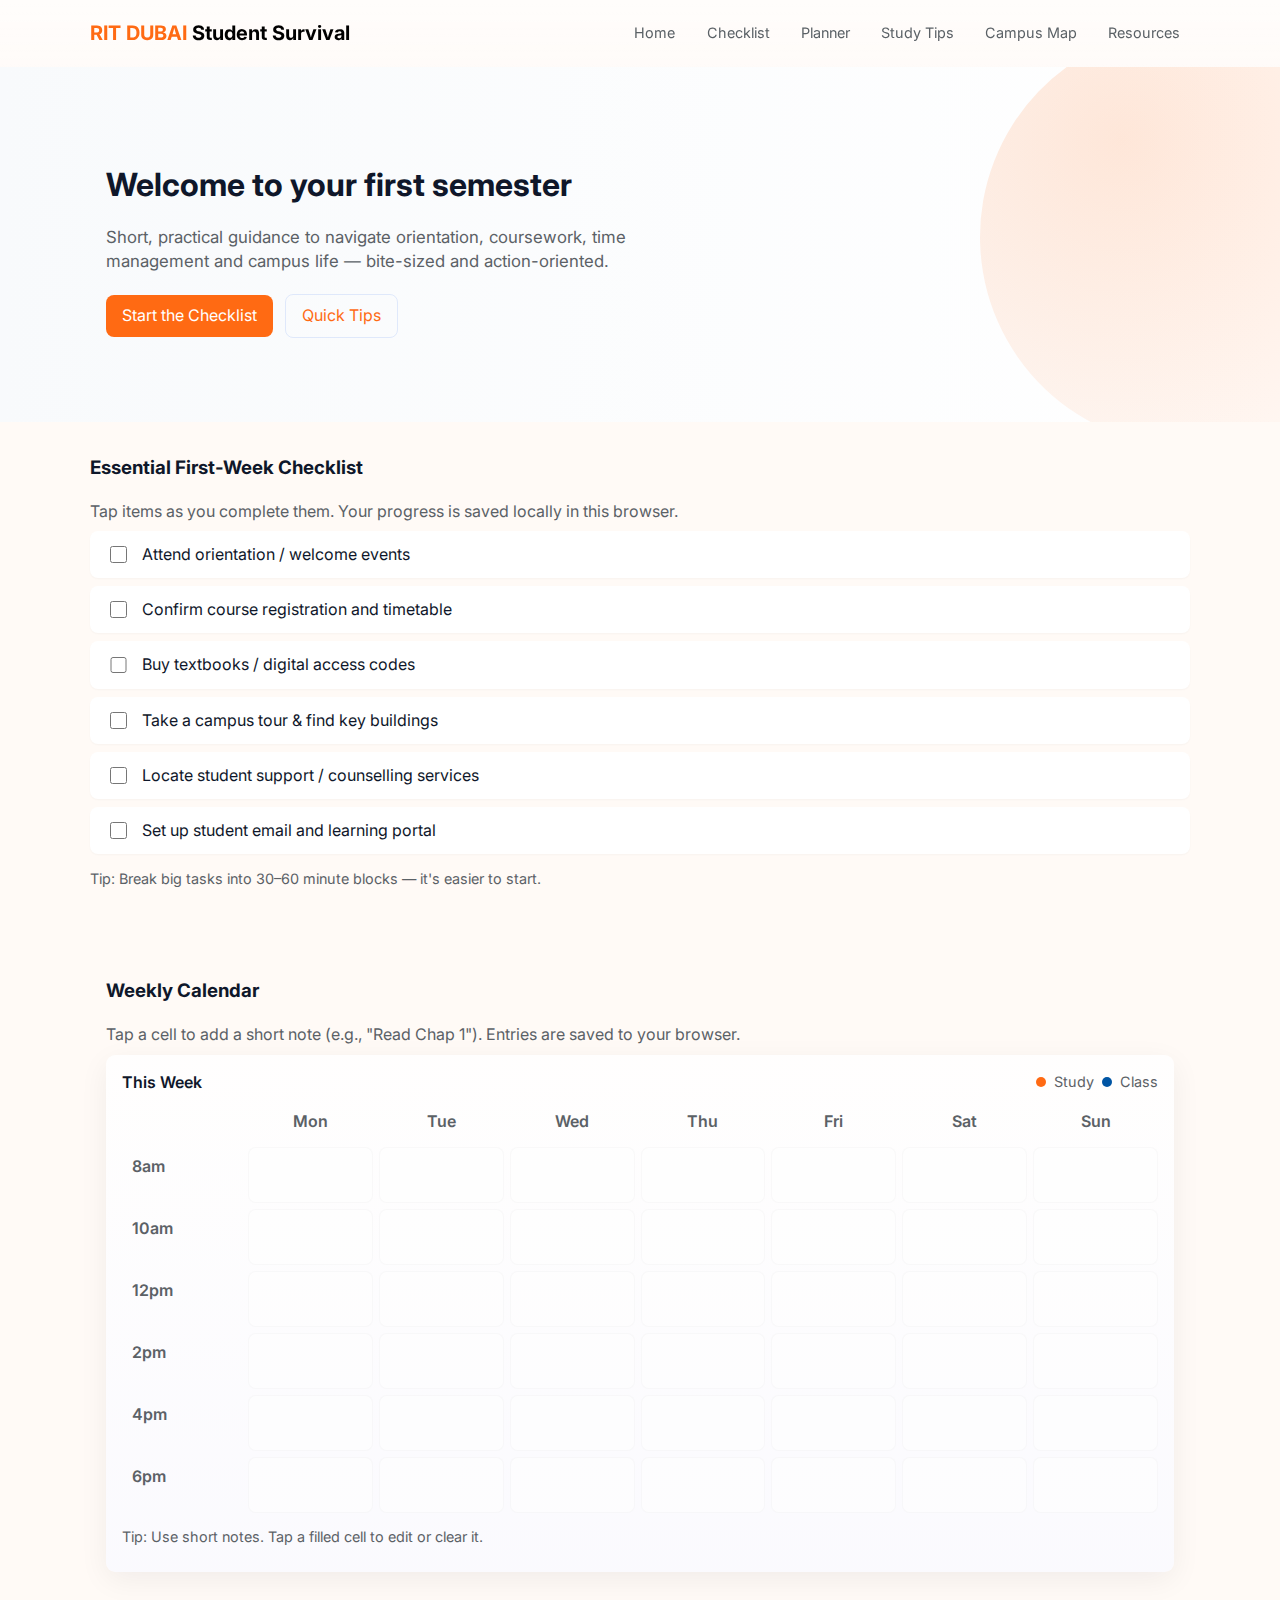
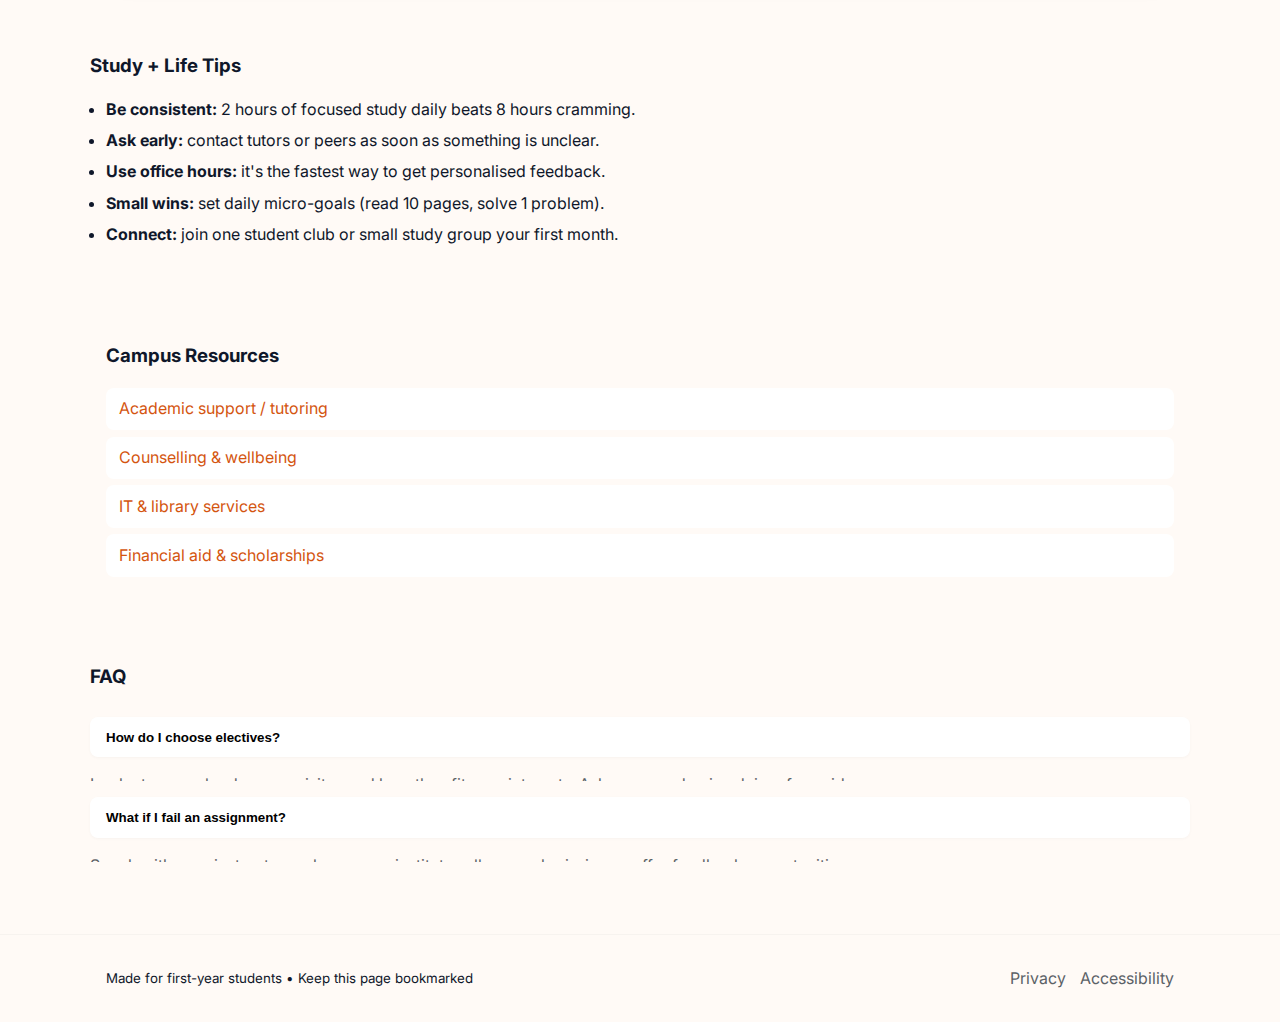
<file: index.html>
<!DOCTYPE html>
<html lang="en">
<head>
    <meta charset="UTF-8">
    <meta name="viewport" content="width=device-width, initial-scale=1.0">
    <title>Student Survival Guide — First Semester</title>
    <!-- Google Font -->
    <link href="https://fonts.googleapis.com/css2?family=Inter:wght@300;400;600;700&display=swap" rel="stylesheet">
    <link rel="stylesheet" href="index.css">
</head>
<body>
    <header class="site-header">
        <div class="container header-inner">
            <h1 class="logo">RIT DUBAI <span style="color: black;">Student Survival</span></h1>
            <button id="navToggle" class="nav-toggle" aria-expanded="false" aria-controls="primaryNav" aria-label="Open navigation">
                <span class="hamburger" aria-hidden="true"></span>
            </button>
            <nav id="primaryNav" class="nav" role="navigation">
                <a href="index.html">Home</a>
                <a href="#checklist">Checklist</a>
                <a href="#planner">Planner</a>
                <a href="study-tips.html">Study Tips</a>
                <a href="campus-map.html">Campus Map</a>
                <a href="#resources">Resources</a>
            </nav>
        </div>
    </header>

    <main>
        <section class="hero">
            <div class="container">
                <h2>Welcome to your first semester</h2>
                <p class="lead">Short, practical guidance to navigate orientation, coursework, time management and campus life — bite-sized and action-oriented.</p>
                <p class="cta-row">
                    <a class="btn" href="#checklist">Start the Checklist</a>
                    <a class="btn ghost" href="#tips">Quick Tips</a>
                </p>
            </div>
        </section>

        <section id="checklist" class="section container">
            <h3>Essential First-Week Checklist</h3>
            <p class="muted">Tap items as you complete them. Your progress is saved locally in this browser.</p>
            <ul id="checklist-items" class="checklist">
                <li><label><input type="checkbox" data-id="show-up"> Attend orientation / welcome events</label></li>
                <li><label><input type="checkbox" data-id="register-courses"> Confirm course registration and timetable</label></li>
                <li><label><input type="checkbox" data-id="buy-materials"> Buy textbooks / digital access codes</label></li>
                <li><label><input type="checkbox" data-id="campus-tour"> Take a campus tour & find key buildings</label></li>
                <li><label><input type="checkbox" data-id="support-services"> Locate student support / counselling services</label></li>
                <li><label><input type="checkbox" data-id="setup-email"> Set up student email and learning portal</label></li>
            </ul>
            <p class="muted small">Tip: Break big tasks into 30–60 minute blocks — it's easier to start.</p>
        </section>

        <section id="planner" class="section pale">
            <div class="container">
                <h3>Weekly Calendar</h3>
                <p class="muted">Tap a cell to add a short note (e.g., "Read Chap 1"). Entries are saved to your browser.</p>

                <div class="calendar-wrap">
                    <div class="calendar-header">
                        <div class="calendar-title">This Week</div>
                        <div class="calendar-legend"><span class="dot"></span>Study <span class="dot work"></span>Class</div>
                    </div>

                    <div class="calendar-grid" id="calendarGrid" role="grid" aria-label="Weekly calendar">
                        <!-- JS will populate days x slots -->
                    </div>
                    <p class="muted small">Tip: Use short notes. Tap a filled cell to edit or clear it.</p>
                </div>
            </div>
        </section>

        <section id="tips" class="section container">
            <h3>Study + Life Tips</h3>
            <ul class="tips-list">
                <li><strong>Be consistent:</strong> 2 hours of focused study daily beats 8 hours cramming.</li>
                <li><strong>Ask early:</strong> contact tutors or peers as soon as something is unclear.</li>
                <li><strong>Use office hours:</strong> it's the fastest way to get personalised feedback.</li>
                <li><strong>Small wins:</strong> set daily micro-goals (read 10 pages, solve 1 problem).</li>
                <li><strong>Connect:</strong> join one student club or small study group your first month.</li>
            </ul>
        </section>

        <section id="resources" class="section pale">
            <div class="container">
                <h3>Campus Resources</h3>
                <ul class="resources">
                    <li><a href="#">Academic support / tutoring</a></li>
                    <li><a href="#">Counselling & wellbeing</a></li>
                    <li><a href="#">IT & library services</a></li>
                    <li><a href="#">Financial aid & scholarships</a></li>
                </ul>
            </div>
        </section>

        <section id="faq" class="section container">
            <h3>FAQ</h3>
            <div class="faq">
                <button class="faq-q">How do I choose electives?</button>
                <div class="faq-a">Look at course load, prerequisites and how they fit your interests. Ask your academic advisor for guidance.</div>

                <button class="faq-q">What if I fail an assignment?</button>
                <div class="faq-a">Speak with your instructor early — many institutes allow resubmission or offer feedback opportunities.</div>
            </div>
        </section>
    </main>

    <footer class="site-footer">
        <div class="container footer-inner">
            <small>Made for first-year students • Keep this page bookmarked</small>
            <nav class="footer-nav"><a href="#">Privacy</a> <a href="#">Accessibility</a></nav>
        </div>
    </footer>

    <script>
        // Simple checklist persistence
        (function(){
            const items = document.querySelectorAll('#checklist-items input[type=checkbox]');
            const storageKey = 'student-survival-checklist-v1';
            function load(){
                try{
                    const saved = JSON.parse(localStorage.getItem(storageKey) || '{}');
                    items.forEach(i => { i.checked = !!saved[i.dataset.id]; });
                }catch(e){ console.warn('Could not load checklist', e); }
            }
            function save(){
                const obj = {};
                items.forEach(i => { obj[i.dataset.id] = i.checked; });
                localStorage.setItem(storageKey, JSON.stringify(obj));
            }
            items.forEach(i => i.addEventListener('change', save));
            load();
        })();

        // Mobile nav toggle
        (function(){
            const toggle = document.getElementById('navToggle');
            const nav = document.getElementById('primaryNav');
            if(!toggle || !nav) return;
            toggle.addEventListener('click', () => {
                const expanded = toggle.getAttribute('aria-expanded') === 'true';
                toggle.setAttribute('aria-expanded', String(!expanded));
                toggle.setAttribute('aria-label', expanded ? 'Open navigation' : 'Close navigation');
                nav.classList.toggle('open');
            });
        })();

        // FAQ accordion (with ARIA)
        (function(){
            const qs = document.querySelectorAll('.faq-q');
            qs.forEach((b, idx) => {
                const content = b.nextElementSibling;
                if(!content) return;
                // set ARIA
                b.setAttribute('aria-expanded', 'false');
                b.setAttribute('aria-controls', 'faq-' + idx);
                content.id = 'faq-' + idx;
                content.setAttribute('role', 'region');
                content.setAttribute('aria-hidden', 'true');

                b.addEventListener('click', () => {
                    const open = b.classList.toggle('open');
                    b.setAttribute('aria-expanded', String(open));
                    content.setAttribute('aria-hidden', String(!open));
                    if(open) content.style.maxHeight = content.scrollHeight + 'px';
                    else content.style.maxHeight = null;
                });
            });
        })();

        // Weekly calendar: simple editable grid saved in localStorage
        (function(){
            const grid = document.getElementById('calendarGrid');
            if(!grid) return;
            const days = ['Mon','Tue','Wed','Thu','Fri','Sat','Sun'];
            const slots = ['8am','10am','12pm','2pm','4pm','6pm'];
            const key = 'student-survival-calendar-v1';

            // load
            const saved = JSON.parse(localStorage.getItem(key) || '{}');

            // create header row
            const headerRow = document.createElement('div');
            headerRow.className = 'cal-row header';
            headerRow.appendChild(cellFactory('time', ''));
            days.forEach(d => headerRow.appendChild(cellFactory('day', d)));
            grid.appendChild(headerRow);

            slots.forEach((slot, r) => {
                const row = document.createElement('div');
                row.className = 'cal-row';
                row.appendChild(cellFactory('time', slot));
                days.forEach((day, c) => {
                    const id = `c_${r}_${c}`;
                    const content = saved[id] || '';
                    const cell = cellFactory('cell', content);
                    cell.tabIndex = 0;
                    cell.setAttribute('data-id', id);
                    // click to edit
                    cell.addEventListener('click', () => editCell(cell, id));
                    cell.addEventListener('keydown', (e) => {
                        if(e.key === 'Enter') editCell(cell, id);
                    });
                    row.appendChild(cell);
                });
                grid.appendChild(row);
            });

            function cellFactory(type, text){
                const d = document.createElement('div');
                d.className = 'cal-' + type;
                d.textContent = text;
                return d;
            }

            function editCell(cell, id){
                const current = cell.textContent || '';
                const val = prompt('Enter a short note for this slot (leave empty to clear):', current);
                if(val === null) return; // cancelled
                cell.textContent = val;
                const now = JSON.parse(localStorage.getItem(key) || '{}');
                if(val.trim() === ''){ delete now[id]; }
                else now[id] = val;
                localStorage.setItem(key, JSON.stringify(now));
            }
        })();
    </script>
</body>
</html>
</file>
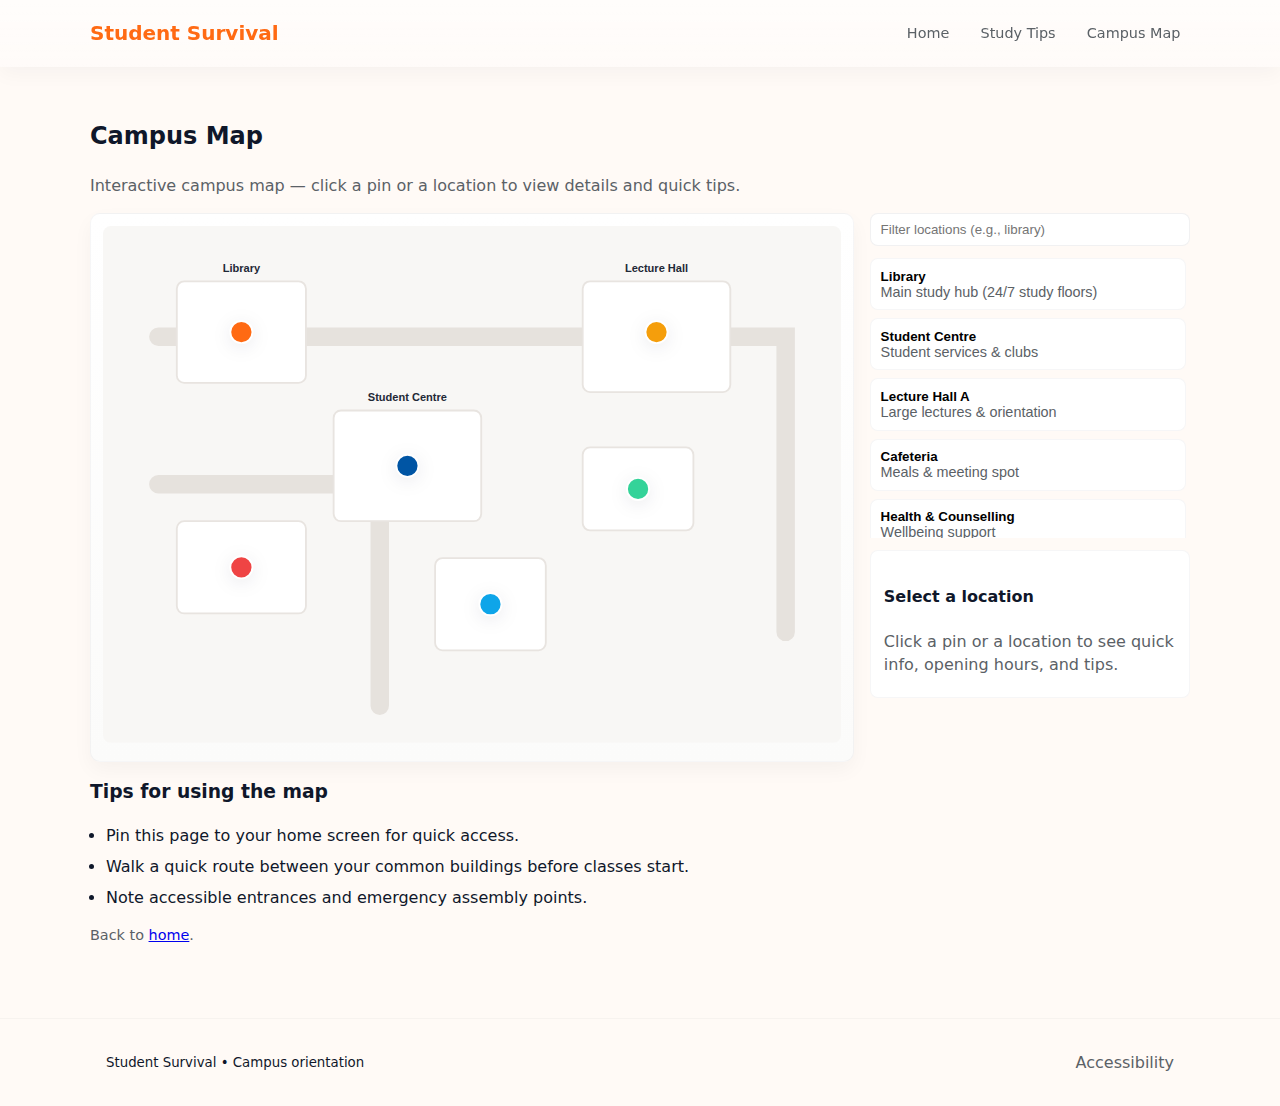
<file: campus-map.html>
<!DOCTYPE html>
<html lang="en">
<head>
  <meta charset="utf-8">
  <meta name="viewport" content="width=device-width,initial-scale=1">
  <title>Campus Map — Student Survival</title>
  <link rel="stylesheet" href="index.css">
</head>
<body>
  <header class="site-header">
    <div class="container header-inner">
      <h1 class="logo">Student Survival</h1>
      <nav class="nav">
        <a href="index.html">Home</a>
        <a href="study-tips.html">Study Tips</a>
        <a href="campus-map.html">Campus Map</a>
      </nav>
    </div>
  </header>

    <main>
    <section class="section container">
      <h2>Campus Map</h2>
      <p class="muted">Interactive campus map — click a pin or a location to view details and quick tips.</p>

      <div class="campus-map" style="margin-top:1rem;display:grid;grid-template-columns:1fr 320px;gap:16px;align-items:start">
        <!-- Left: SVG map -->
        <div class="map-canvas" aria-hidden="false">
          <!-- Simple schematic SVG map (replace with official map if available) -->
          <svg id="campusSvg" viewBox="0 0 800 560" preserveAspectRatio="xMidYMid meet" xmlns="http://www.w3.org/2000/svg">
            <rect x="0" y="0" width="800" height="560" fill="#f8f7f5"/>
            <!-- paths for walkways -->
            <g stroke="#e6e2dd" stroke-width="20" fill="none" stroke-linecap="round">
              <path d="M60 120 L740 120 L740 440" />
              <path d="M60 280 L300 280 L300 520" />
            </g>

            <!-- buildings (simplified boxes) -->
            <g class="buildings" fill="#fff" stroke="#e8e4e0" stroke-width="2">
              <rect id="b_library" x="80" y="60" width="140" height="110" rx="8"/>
              <rect id="b_studentcentre" x="250" y="200" width="160" height="120" rx="8"/>
              <rect id="b_hall" x="520" y="60" width="160" height="120" rx="8"/>
              <rect id="b_cafe" x="520" y="240" width="120" height="90" rx="8"/>
              <rect id="b_health" x="80" y="320" width="140" height="100" rx="8"/>
              <rect id="b_it" x="360" y="360" width="120" height="100" rx="8"/>
            </g>

            <!-- pins (circles) -->
            <g id="pins" class="pins">
              <g class="pin" data-id="library" transform="translate(150,115)">
                <circle r="12" fill="var(--accent)" stroke="#fff" stroke-width="2"/>
                <title>Library</title>
              </g>
              <g class="pin" data-id="studentcentre" transform="translate(330,260)">
                <circle r="12" fill="var(--accent-2)" stroke="#fff" stroke-width="2"/>
                <title>Student Centre</title>
              </g>
              <g class="pin" data-id="lecturehall" transform="translate(600,115)">
                <circle r="12" fill="#f59e0b" stroke="#fff" stroke-width="2"/>
                <title>Lecture Hall</title>
              </g>
              <g class="pin" data-id="cafeteria" transform="translate(580,285)">
                <circle r="12" fill="#34d399" stroke="#fff" stroke-width="2"/>
                <title>Cafeteria</title>
              </g>
              <g class="pin" data-id="health" transform="translate(150,370)">
                <circle r="12" fill="#ef4444" stroke="#fff" stroke-width="2"/>
                <title>Health & Counselling</title>
              </g>
              <g class="pin" data-id="it" transform="translate(420,410)">
                <circle r="12" fill="#0ea5e9" stroke="#fff" stroke-width="2"/>
                <title>IT Helpdesk</title>
              </g>
            </g>

            <!-- simple labels (hidden on small screens via CSS) -->
            <g class="labels" fill="#1f2937" font-size="12" font-family="Inter, Arial, sans-serif">
              <text x="150" y="50" text-anchor="middle" font-weight="700">Library</text>
              <text x="330" y="190" text-anchor="middle" font-weight="700">Student Centre</text>
              <text x="600" y="50" text-anchor="middle" font-weight="700">Lecture Hall</text>
            </g>
          </svg>
        </div>

        <!-- Right: interactive list + details -->
        <aside class="map-sidebar">
          <div class="map-actions">
            <input id="mapSearch" class="input" placeholder="Filter locations (e.g., library)" aria-label="Filter locations">
          </div>

          <div class="locations-list" id="locationsList">
            <button class="loc" data-id="library"><strong>Library</strong><div class="tiny-muted">Main study hub (24/7 study floors)</div></button>
            <button class="loc" data-id="studentcentre"><strong>Student Centre</strong><div class="tiny-muted">Student services & clubs</div></button>
            <button class="loc" data-id="lecturehall"><strong>Lecture Hall A</strong><div class="tiny-muted">Large lectures & orientation</div></button>
            <button class="loc" data-id="cafeteria"><strong>Cafeteria</strong><div class="tiny-muted">Meals & meeting spot</div></button>
            <button class="loc" data-id="health"><strong>Health & Counselling</strong><div class="tiny-muted">Wellbeing support</div></button>
            <button class="loc" data-id="it"><strong>IT Helpdesk</strong><div class="tiny-muted">Wi‑Fi & account help</div></button>
          </div>

          <div class="loc-details" id="locDetails" aria-live="polite">
            <h4 id="detailsTitle">Select a location</h4>
            <p id="detailsBody" class="muted">Click a pin or a location to see quick info, opening hours, and tips.</p>
          </div>
        </aside>
      </div>

      <h3 style="margin-top:1rem;">Tips for using the map</h3>
      <ul class="tips-list">
        <li>Pin this page to your home screen for quick access.</li>
        <li>Walk a quick route between your common buildings before classes start.</li>
        <li>Note accessible entrances and emergency assembly points.</li>
      </ul>

      <p class="muted small">Back to <a href="index.html">home</a>.</p>
    </section>
  </main>

  <footer class="site-footer">
    <div class="container footer-inner">
      <small>Student Survival • Campus orientation</small>
      <nav class="footer-nav"><a href="#">Accessibility</a></nav>
    </div>
  </footer>

  <script>
    // Campus map interactions: highlight pin and show details
    (function(){
      const pins = document.querySelectorAll('#pins .pin');
      const locButtons = document.querySelectorAll('.loc');
      const detailsTitle = document.getElementById('detailsTitle');
      const detailsBody = document.getElementById('detailsBody');
      const search = document.getElementById('mapSearch');

      const locations = {
        library: {title:'Library', body:'Main study hub — quiet floors, group rooms. Open 24/7 for term weeks.'},
        studentcentre: {title:'Student Centre', body:'Student services, clubs, and info desks. Great first-stop for enquiries.'},
        lecturehall: {title:'Lecture Hall A', body:'Large lectures and orientation sessions. Arrive 10–15 min early.'},
        cafeteria: {title:'Cafeteria', body:'Affordable meals, grab-and-go options and meeting spot.'},
        health: {title:'Health & Counselling', body:'Wellbeing support and appointments. Contact for counselling services.'},
        it: {title:'IT Helpdesk', body:'Wi‑Fi, account and device support. Bring student ID for faster help.'}
      };

      function clearActive(){
        pins.forEach(p => p.classList.remove('active'));
        locButtons.forEach(b => b.classList.remove('active'));
      }

      function showDetails(id){
        const loc = locations[id];
        if(!loc) return;
        detailsTitle.textContent = loc.title;
        detailsBody.textContent = loc.body;
      }

      pins.forEach(p => p.addEventListener('click', () => {
        const id = p.dataset.id;
        clearActive();
        p.classList.add('active');
        const btn = document.querySelector('.loc[data-id="'+id+'"]');
        if(btn) btn.classList.add('active');
        showDetails(id);
      }));

      locButtons.forEach(b => b.addEventListener('click', () => {
        const id = b.dataset.id;
        clearActive();
        b.classList.add('active');
        const pin = document.querySelector('#pins .pin[data-id="'+id+'"]');
        if(pin) pin.classList.add('active');
        showDetails(id);
      }));

      // Simple filter
      search.addEventListener('input', (e) => {
        const q = e.target.value.toLowerCase().trim();
        document.querySelectorAll('.locations-list .loc').forEach(btn => {
          const text = btn.textContent.toLowerCase();
          btn.style.display = text.includes(q) ? '' : 'none';
        });
      });

    })();
  </script>

</body>
</html>
</file>
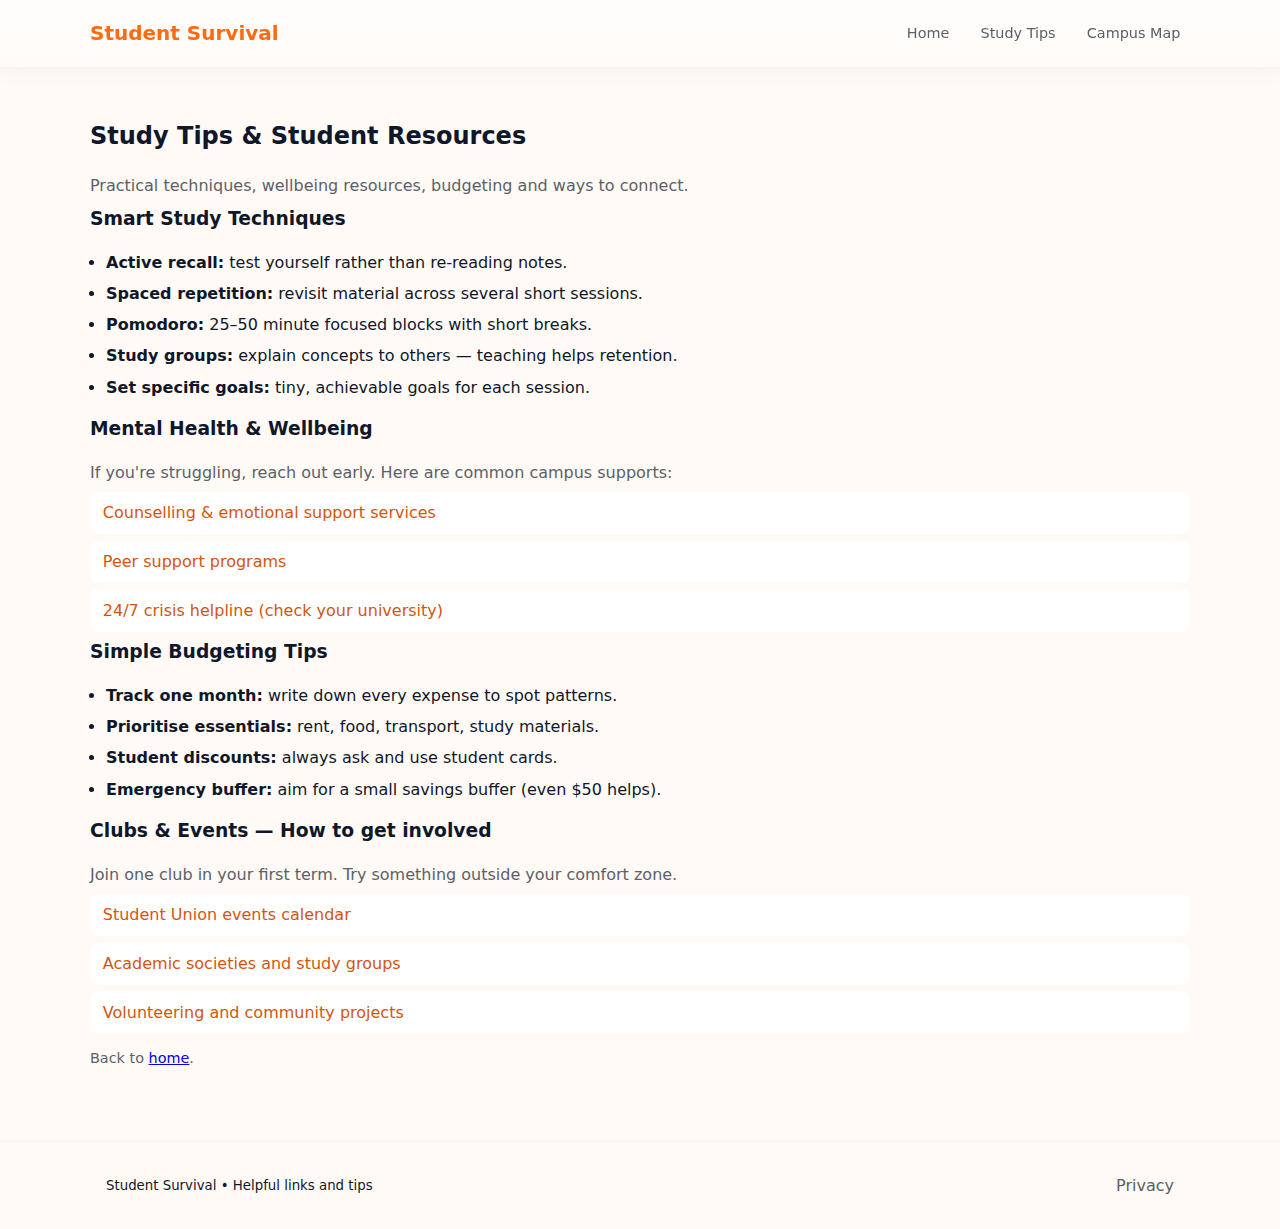
<file: study-tips.html>
<!DOCTYPE html>
<html lang="en">
<head>
  <meta charset="utf-8">
  <meta name="viewport" content="width=device-width,initial-scale=1">
  <title>Study Tips — Student Survival</title>
  <link rel="stylesheet" href="index.css">
</head>
<body>
  <header class="site-header">
    <div class="container header-inner">
      <h1 class="logo">Student Survival</h1>
      <nav class="nav">
        <a href="index.html">Home</a>
        <a href="study-tips.html">Study Tips</a>
        <a href="campus-map.html">Campus Map</a>
      </nav>
    </div>
  </header>

  <main>
    <section class="section container">
      <h2>Study Tips & Student Resources</h2>
      <p class="muted">Practical techniques, wellbeing resources, budgeting and ways to connect.</p>

      <h3>Smart Study Techniques</h3>
      <ul class="tips-list">
        <li><strong>Active recall:</strong> test yourself rather than re-reading notes.</li>
        <li><strong>Spaced repetition:</strong> revisit material across several short sessions.</li>
        <li><strong>Pomodoro:</strong> 25–50 minute focused blocks with short breaks.</li>
        <li><strong>Study groups:</strong> explain concepts to others — teaching helps retention.</li>
        <li><strong>Set specific goals:</strong> tiny, achievable goals for each session.</li>
      </ul>

      <h3>Mental Health & Wellbeing</h3>
      <p class="muted">If you're struggling, reach out early. Here are common campus supports:</p>
      <ul class="resources">
        <li><a href="#">Counselling & emotional support services</a></li>
        <li><a href="#">Peer support programs</a></li>
        <li><a href="#">24/7 crisis helpline (check your university)</a></li>
      </ul>

      <h3>Simple Budgeting Tips</h3>
      <ul class="tips-list">
        <li><strong>Track one month:</strong> write down every expense to spot patterns.</li>
        <li><strong>Prioritise essentials:</strong> rent, food, transport, study materials.</li>
        <li><strong>Student discounts:</strong> always ask and use student cards.</li>
        <li><strong>Emergency buffer:</strong> aim for a small savings buffer (even $50 helps).</li>
      </ul>

      <h3>Clubs & Events — How to get involved</h3>
      <p class="muted">Join one club in your first term. Try something outside your comfort zone.</p>
      <ul class="resources">
        <li><a href="#">Student Union events calendar</a></li>
        <li><a href="#">Academic societies and study groups</a></li>
        <li><a href="#">Volunteering and community projects</a></li>
      </ul>

      <p class="muted small">Back to <a href="index.html">home</a>.</p>
    </section>
  </main>

  <footer class="site-footer">
    <div class="container footer-inner">
      <small>Student Survival • Helpful links and tips</small>
      <nav class="footer-nav"><a href="#">Privacy</a></nav>
    </div>
  </footer>

</body>
</html>
</file>
<file: index.css>
/* Basic reset and typography */
:root{
	/* RIT-inspired palette (assumption: primary = RIT orange) */
	--bg:#fffaf6; /* warm background */
	--card:#ffffff;
	--muted:#5b6166;
	--accent:#FF6A13;        /* RIT orange (primary) */
	--accent-strong:#d4550f; /* darker orange */
	--accent-2:#0055A4;      /* supporting deep blue */
	--glass: rgba(255,250,246,0.75);
	--max-width:1100px;
}

/* Smooth scrolling for in-page anchors */
html{
	scroll-behavior: smooth;
}
*{box-sizing:border-box}
html,body{height:100%}
body{
	margin:0;
	font-family: Inter, system-ui, -apple-system, "Segoe UI", Roboto, "Helvetica Neue", Arial;
	line-height:1.45;
	color:#0f172a;
	background:var(--bg);
	-webkit-font-smoothing:antialiased;
}
.container{max-width:var(--max-width);margin:0 auto;padding:1rem}

/* Header */
.site-header{background:linear-gradient(180deg, rgba(255,255,255,0.6), rgba(255,255,255,0.3));backdrop-filter: blur(4px);box-shadow:0 6px 20px rgba(15,23,42,0.04)}
.header-inner{display:flex;align-items:center;justify-content:space-between;padding:1rem 0;gap:1rem}
.logo{margin:0;font-size:clamp(1rem, 1.6vw, 1.25rem);font-weight:700;color:var(--accent)}
.nav{display:flex;gap:0.75rem;align-items:center}
.nav a{color:var(--muted);text-decoration:none;font-size:clamp(.9rem,.9rem,1rem);padding:.45rem .6rem;border-radius:.4rem}
.nav a:hover{color:var(--accent-strong);background:rgba(255,106,19,0.06)}

/* Nav toggle (mobile) */
.nav-toggle{background:transparent;border:0;padding:.4rem;display:none;align-items:center;justify-content:center;border-radius:.4rem}
.nav-toggle:focus{outline:3px solid rgba(36,99,235,0.14)}
.hamburger{display:block;width:20px;height:2px;background:var(--accent-strong);position:relative}
.hamburger::before,.hamburger::after{content:'';position:absolute;left:0;right:0;height:2px;background:var(--accent-strong)}
.hamburger::before{top:-6px}
.hamburger::after{bottom:-6px}

/* When nav is open on mobile */
.nav.open{display:flex;flex-direction:column;gap:0.25rem}

/* Hero */
.hero{padding:3.25rem 0;background:linear-gradient(90deg,#f8fafc, #ffffff)}
.hero{position:relative;overflow:hidden}
.hero::after{content:'';position:absolute;right:-120px;top:-40px;width:420px;height:420px;background:radial-gradient(circle at 30% 30%, rgba(255,106,19,0.16), rgba(255,106,19,0.03));border-radius:50%;transform:rotate(10deg);}
.hero .lead{color:var(--muted);max-width:55ch}
.hero .cta-row{margin-top:1.25rem}
.btn{transition:transform .12s ease, box-shadow .12s ease, background-color .12s ease}
.btn:hover{transform:translateY(-3px);box-shadow:0 12px 30px rgba(255,106,19,0.14);background-color:var(--accent-strong)}

/* cards */
.planner-card, .checklist li, .planner-card, .resources li{transition:transform .12s ease, box-shadow .12s ease}
.planner-card:hover, .checklist li:hover{transform:translateY(-4px);box-shadow:0 16px 36px rgba(12,18,36,0.08);border-left:4px solid var(--accent)}
.hero h2{font-size:clamp(1.25rem, 2.8vw, 2rem);margin-bottom:.25rem}
.hero .lead{font-size:clamp(.95rem,1.7vw,1.05rem)}
.hero .lead{color:var(--muted);max-width:55ch}
.cta-row{margin-top:1rem}
.btn{display:inline-block;padding:.6rem 1rem;background:var(--accent);color:#fff;border-radius:.5rem;text-decoration:none}
.btn.ghost{background:transparent;color:var(--accent);border:1px solid rgba(36,99,235,0.12);margin-left:.5rem}

/* Sections */
.section{padding:2rem 0}
.pale{background:transparent}
h3{margin-top:0}
.muted{color:var(--muted);margin-bottom:.5rem}
.small{font-size:.9rem}

/* Checklist */
.checklist{list-style:none;padding:0;margin:0}
.checklist li{background:var(--card);margin:0.5rem 0;padding:.75rem 1rem;border-radius:.5rem;display:flex;align-items:center;gap:.75rem;box-shadow:0 1px 2px rgba(15,23,42,0.03)}
.checklist input[type=checkbox]{width:1.05rem;height:1.05rem}

/* Planner */
.planner-grid{display:grid;grid-template-columns:repeat(auto-fit,minmax(140px,1fr));gap:1rem}
.planner-card{background:var(--card);padding:1rem;border-radius:.5rem;box-shadow:0 1px 6px rgba(15,23,42,0.04)}
.tiny-muted{color:var(--muted);font-size:.9rem;margin:0}

/* Tips and resources */
.tips-list{padding-left:1rem}
.tips-list li{margin:0.5rem 0}
.resources{list-style:none;padding:0;margin:0}
.resources li{background:var(--card);padding:.6rem .8rem;border-radius:.5rem;margin:.4rem 0}
.resources a{color:var(--accent-strong);text-decoration:none}

/* FAQ accordion */
.faq .faq-q{width:100%;text-align:left;padding:.8rem 1rem;border-radius:.5rem;border:0;background:var(--card);margin:.5rem 0;cursor:pointer;box-shadow:0 1px 3px rgba(15,23,42,0.03);font-weight:600}
.faq .faq-q.open{outline:2px solid rgba(36,99,235,0.08)}
.faq .faq-a{max-height:0;overflow:hidden;transition:max-height .28s ease,padding .18s ease;margin-bottom:.5rem;background:transparent}
.faq .faq-a{padding-top:.5rem;padding-bottom:.5rem;color:var(--muted)}

/* Larger hit targets on small screens */
.checklist li label{display:flex;align-items:center;gap:.75rem;width:100%;cursor:pointer}

/* Responsive adjustments */
@media (max-width:920px){
	.container{padding:1rem}
	.nav a{padding:.5rem .7rem}
}
@media (max-width:720px){
	.header-inner{flex-direction:row;align-items:center}
	.nav{display:none;position:absolute;top:64px;right:1rem;background:transparent;padding:0.5rem;min-width:180px}
	.nav.open{display:flex;background:transparent}
	.nav a{display:block;padding:.6rem 1rem;border-radius:.4rem}
	.nav-toggle{display:flex}
	.hero{padding:2rem 0}
	.planner-grid{grid-template-columns:repeat(2,1fr)}
	.footer-inner{flex-direction:column;align-items:flex-start}
}

	/* Calendar styles */
	.calendar-wrap{background:linear-gradient(180deg, rgba(255,255,255,0.85), rgba(250,250,255,0.9));padding:1rem;border-radius:.6rem;box-shadow:0 8px 30px rgba(12,18,36,0.06)}
	.calendar-header{display:flex;justify-content:space-between;align-items:center;margin-bottom:.5rem}
	.calendar-title{font-weight:600}
	.calendar-legend{color:var(--muted);font-size:.9rem;display:flex;align-items:center;gap:.5rem}
	.calendar-legend .dot{display:inline-block;width:10px;height:10px;border-radius:50%;background:var(--accent)}
	.calendar-legend .dot.work{background:var(--accent-2)}
	.calendar-grid{display:grid;grid-template-columns:120px repeat(7,1fr);gap:6px}
	.cal-row{display:contents}
	.cal-time{background:transparent;padding:.5rem .6rem;color:var(--muted);font-weight:600}
	.cal-day{background:transparent;padding:.5rem .6rem;color:var(--muted);font-weight:600;text-align:center}
	.cal-cell{background:linear-gradient(180deg, #fff, #fff);min-height:56px;padding:.4rem .5rem;border-radius:.5rem;cursor:pointer;overflow:hidden;border:1px solid rgba(0,0,0,0.04)}
	.cal-cell:not(:empty){background:linear-gradient(180deg, rgba(255,250,246,1), rgba(255,245,235,0.9));border-left:4px solid var(--accent)}
	.cal-cell:focus{outline:3px solid rgba(36,99,235,0.12)}
	.cal-cell[role="gridcell"]{outline:none}
	.cal-cell:empty{opacity:.55}

	@media (max-width:720px){
		.calendar-grid{grid-template-columns:100px repeat(2,1fr);}
		.cal-day{font-size:.85rem}
		.cal-cell{min-height:48px}
	}

	/* Campus map styles */
	.campus-map{margin-top:1rem}
	.map-canvas{background:linear-gradient(180deg,#fff,#fbfbfa);padding:12px;border-radius:10px;border:1px solid rgba(15,23,42,0.04);box-shadow:0 8px 20px rgba(12,18,36,0.04)}
	.map-canvas svg{width:100%;height:100%;max-height:520px;border-radius:8px}
	.map-sidebar{display:flex;flex-direction:column;gap:.75rem}
	.map-actions .input{width:100%;padding:.5rem .6rem;border-radius:.5rem;border:1px solid rgba(15,23,42,0.06)}
	.locations-list{display:flex;flex-direction:column;gap:.5rem;max-height:280px;overflow:auto;padding-right:.25rem}
	.locations-list .loc{background:var(--card);border:1px solid rgba(15,23,42,0.04);padding:.6rem;border-radius:.5rem;text-align:left;cursor:pointer}
	.locations-list .loc:hover{background:linear-gradient(180deg,#fff, #fffaf7);transform:translateX(2px)}
	.locations-list .loc.active{border-left:4px solid var(--accent);background:linear-gradient(180deg, rgba(255,250,246,1), rgba(255,245,235,0.96))}
	.loc-details{background:var(--card);padding:.8rem;border-radius:.5rem;border:1px solid rgba(15,23,42,0.04)}

	/* SVG pin styles */
	.pins .pin{cursor:pointer;transform-origin:center;transition:transform .12s ease, filter .12s ease}
	.pins .pin circle{filter:drop-shadow(0 4px 10px rgba(12,18,36,0.08))}
	.pins .pin:hover{transform:translateY(-6px) scale(1.08)}
	.pins .pin.active{transform:translateY(-8px) scale(1.18)}

	@media (max-width:900px){
		.campus-map{grid-template-columns:1fr}
		.campus-map .map-canvas{order:1}
		.campus-map .map-sidebar{order:2}
	}



/* Footer */
.site-footer{padding:1rem 0;background:transparent;border-top:1px solid rgba(15,23,42,0.03);margin-top:2rem}
.footer-inner{display:flex;justify-content:space-between;align-items:center;gap:1rem}
.footer-nav a{color:var(--muted);text-decoration:none;margin-left:.6rem}

/* Responsive tweaks */
@media (max-width:720px){
	.header-inner{flex-direction:column;align-items:flex-start;gap:.5rem}
	.nav a{margin-left:0;margin-right:.6rem}
	.container{padding:1rem}
	.hero{padding:2rem 0}
}
</file>
